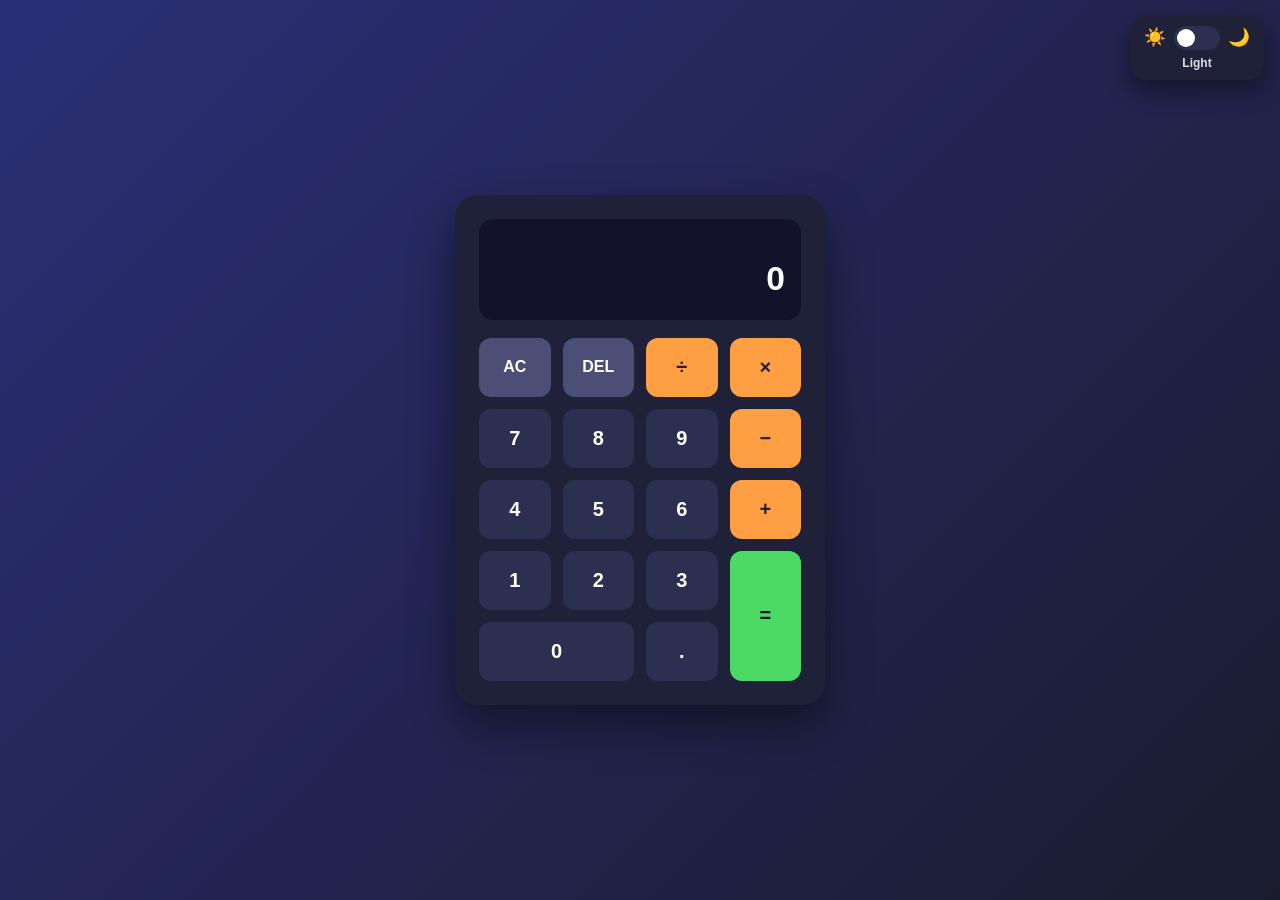
<file: Calculator/index.html>
<!DOCTYPE html>
<!--=========================================================
  BASIC CALCULATOR - index.html
  =========================================================
  Structure only. Styling lives in style.css, logic in script.js.-->

<html lang="en">
<head>
  <meta charset="UTF-8" />
  <meta name="viewport" content="width=device-width, initial-scale=1.0" />
  <title>Basic Calculator</title>
  <link rel="stylesheet" href="style.css" />
</head>
<body>

  <!-- ============= THEME PANEL ============= -->
  <!-- Fixed to the top-right corner of the screen. A sun/moon
       switch: checked = dark (AMOLED) theme, unchecked = light. -->
  
  <aside class="theme-panel">
    <label class="theme-switch" for="themeToggle">
      <span class="theme-icon" aria-hidden="true">☀️</span>

      <input type="checkbox" id="themeToggle" aria-label="Switch between light and dark theme" />
      <span class="slider"></span>

      <span class="theme-icon" aria-hidden="true">🌙</span>
    </label>

    <p class="theme-label" id="themeLabel">Light</p>
  </aside>

  <!-- ============= CALCULATOR ============= -->
  
  <main class="calculator entrance">

    <!-- Display screen -->
    <section class="display" aria-label="Calculator display">
      <div class="display-expression" id="expression"></div>
      <div class="display-current" id="current">0</div>
    </section>

    <!-- Button grid: 4 columns x 5 rows. Equals spans the last
         two rows so it sits neatly beside 1-2-3 and 0-. below it. -->
    
    <section class="buttons">

      <!-- Row 1: function + operator buttons -->
      
      <button class="btn btn-function" data-action="clear">AC</button>
      <button class="btn btn-function" data-action="delete">DEL</button>
      <button class="btn btn-operator" data-action="operator" data-operator="/">&divide;</button>
      <button class="btn btn-operator" data-action="operator" data-operator="*">&times;</button>

      <!-- Row 2 -->
      <button class="btn btn-number" data-number="7">7</button>
      <button class="btn btn-number" data-number="8">8</button>
      <button class="btn btn-number" data-number="9">9</button>
      <button class="btn btn-operator" data-action="operator" data-operator="-">&minus;</button>

      <!-- Row 3 -->
      <button class="btn btn-number" data-number="4">4</button>
      <button class="btn btn-number" data-number="5">5</button>
      <button class="btn btn-number" data-number="6">6</button>
      <button class="btn btn-operator" data-action="operator" data-operator="+">+</button>

      <!-- Row 4: 1, 2, 3, then equals starts here and spans down into row 5 -->
      <button class="btn btn-number" data-number="1">1</button>
      <button class="btn btn-number" data-number="2">2</button>
      <button class="btn btn-number" data-number="3">3</button>
      <button class="btn btn-equals" data-action="equals">=</button>

      <!-- Row 5: 0 is wide (spans 2 columns), then decimal -->
      <button class="btn btn-number btn-zero" data-number="0">0</button>
      <button class="btn btn-number" data-action="decimal">.</button>
    </section>
  </main>

  <script src="script.js"></script>
</body>
</html>
</file>
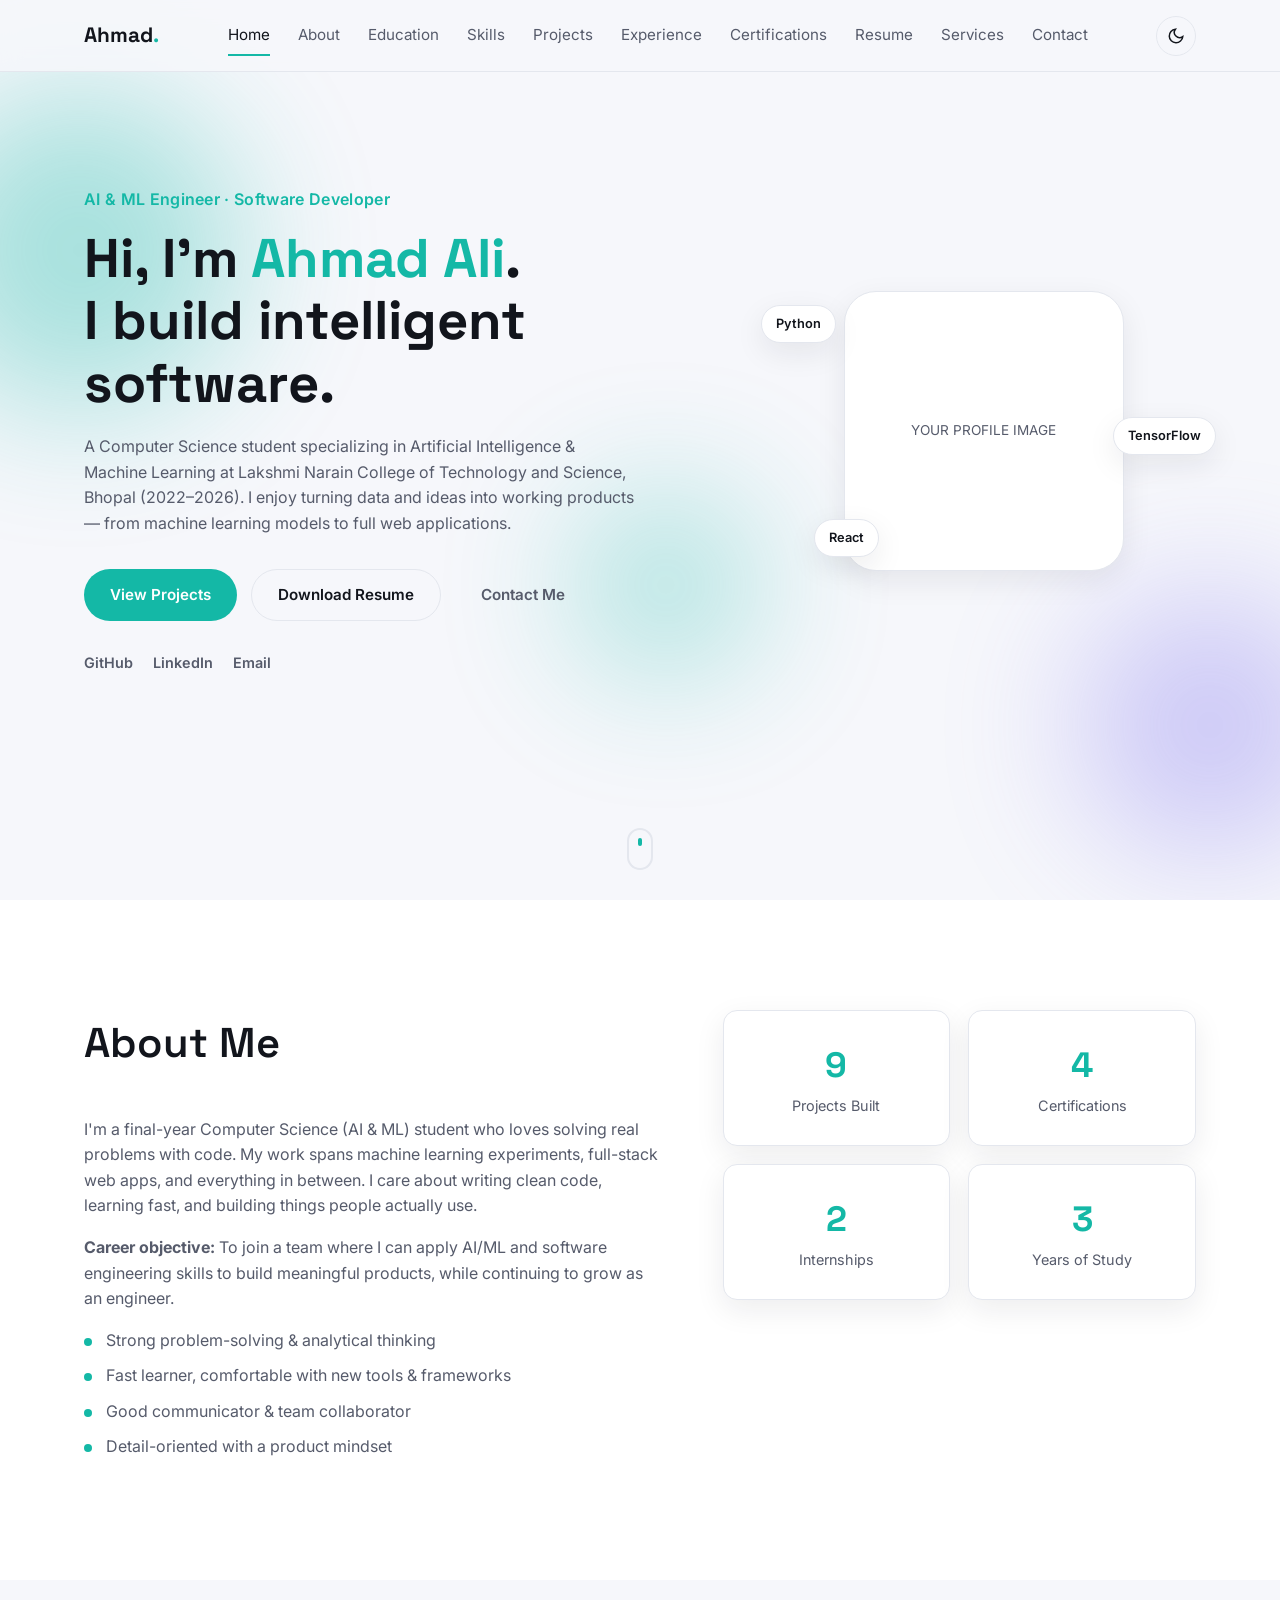
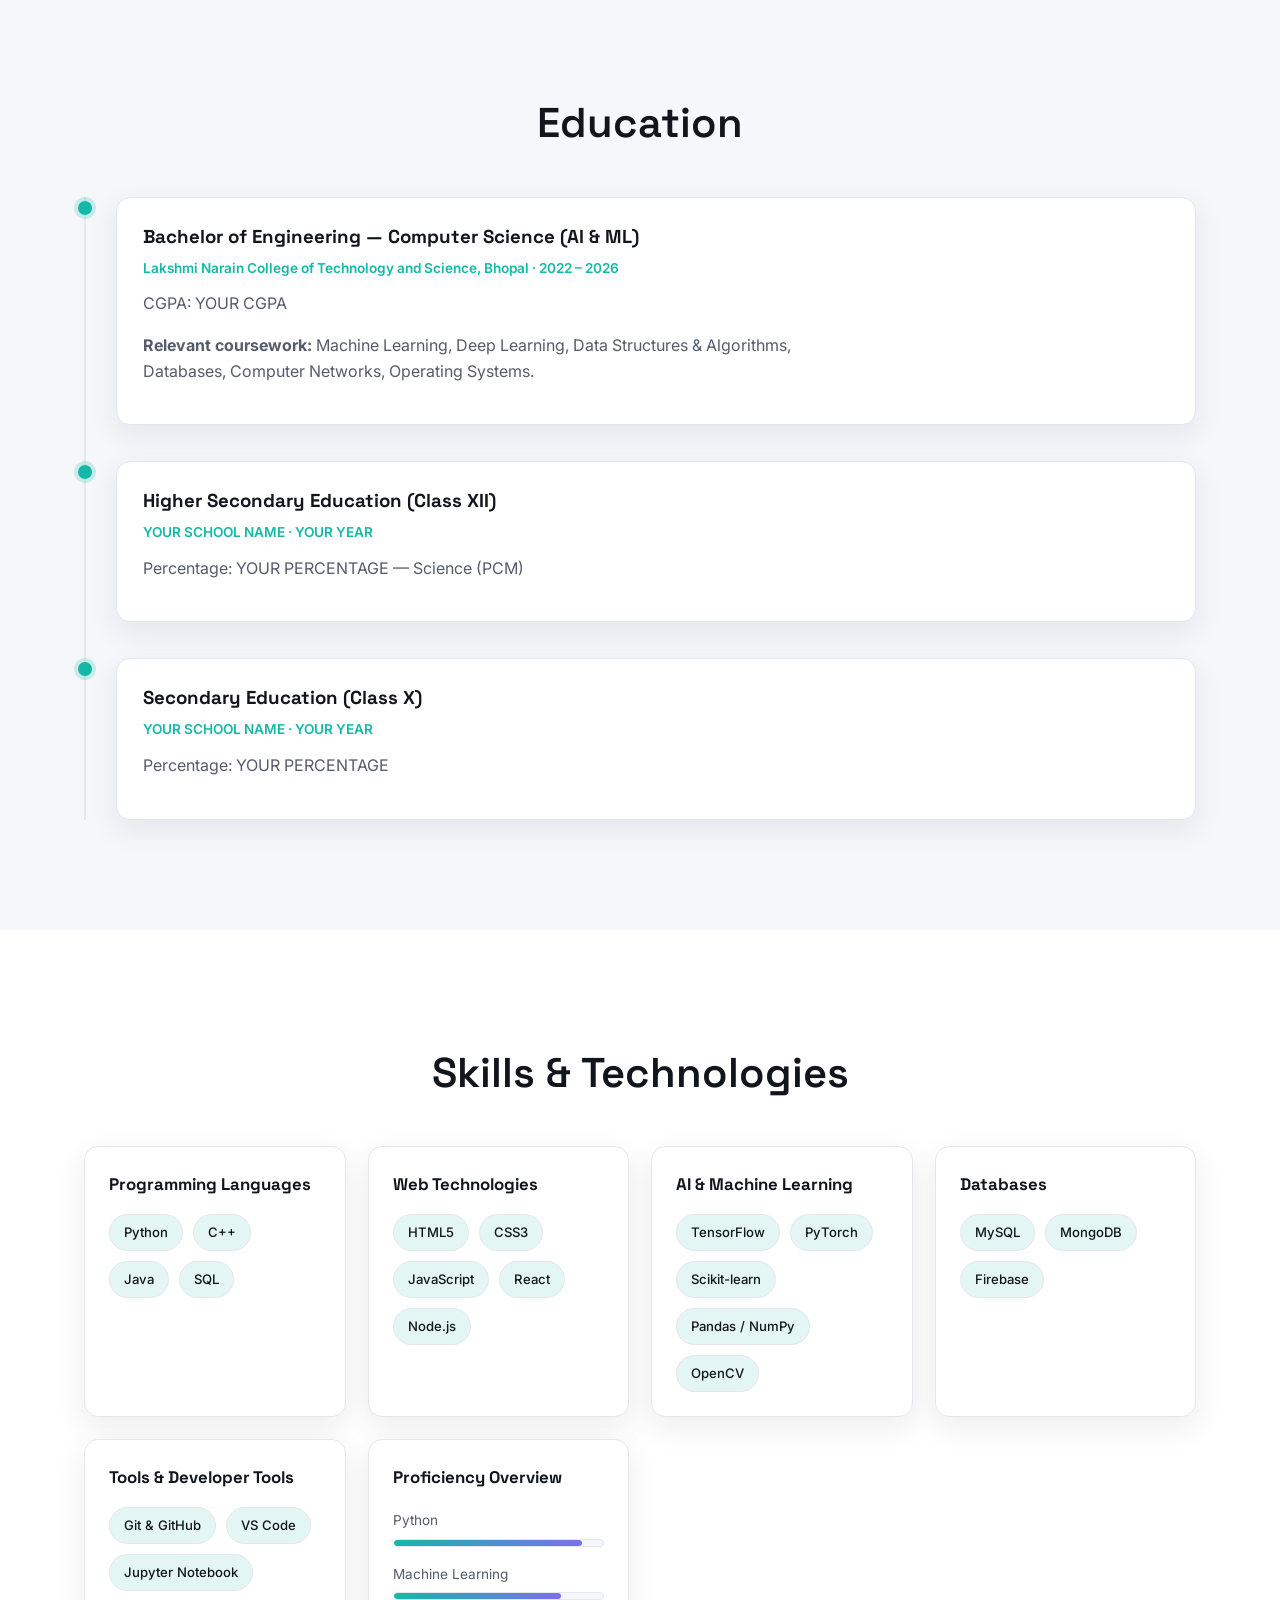
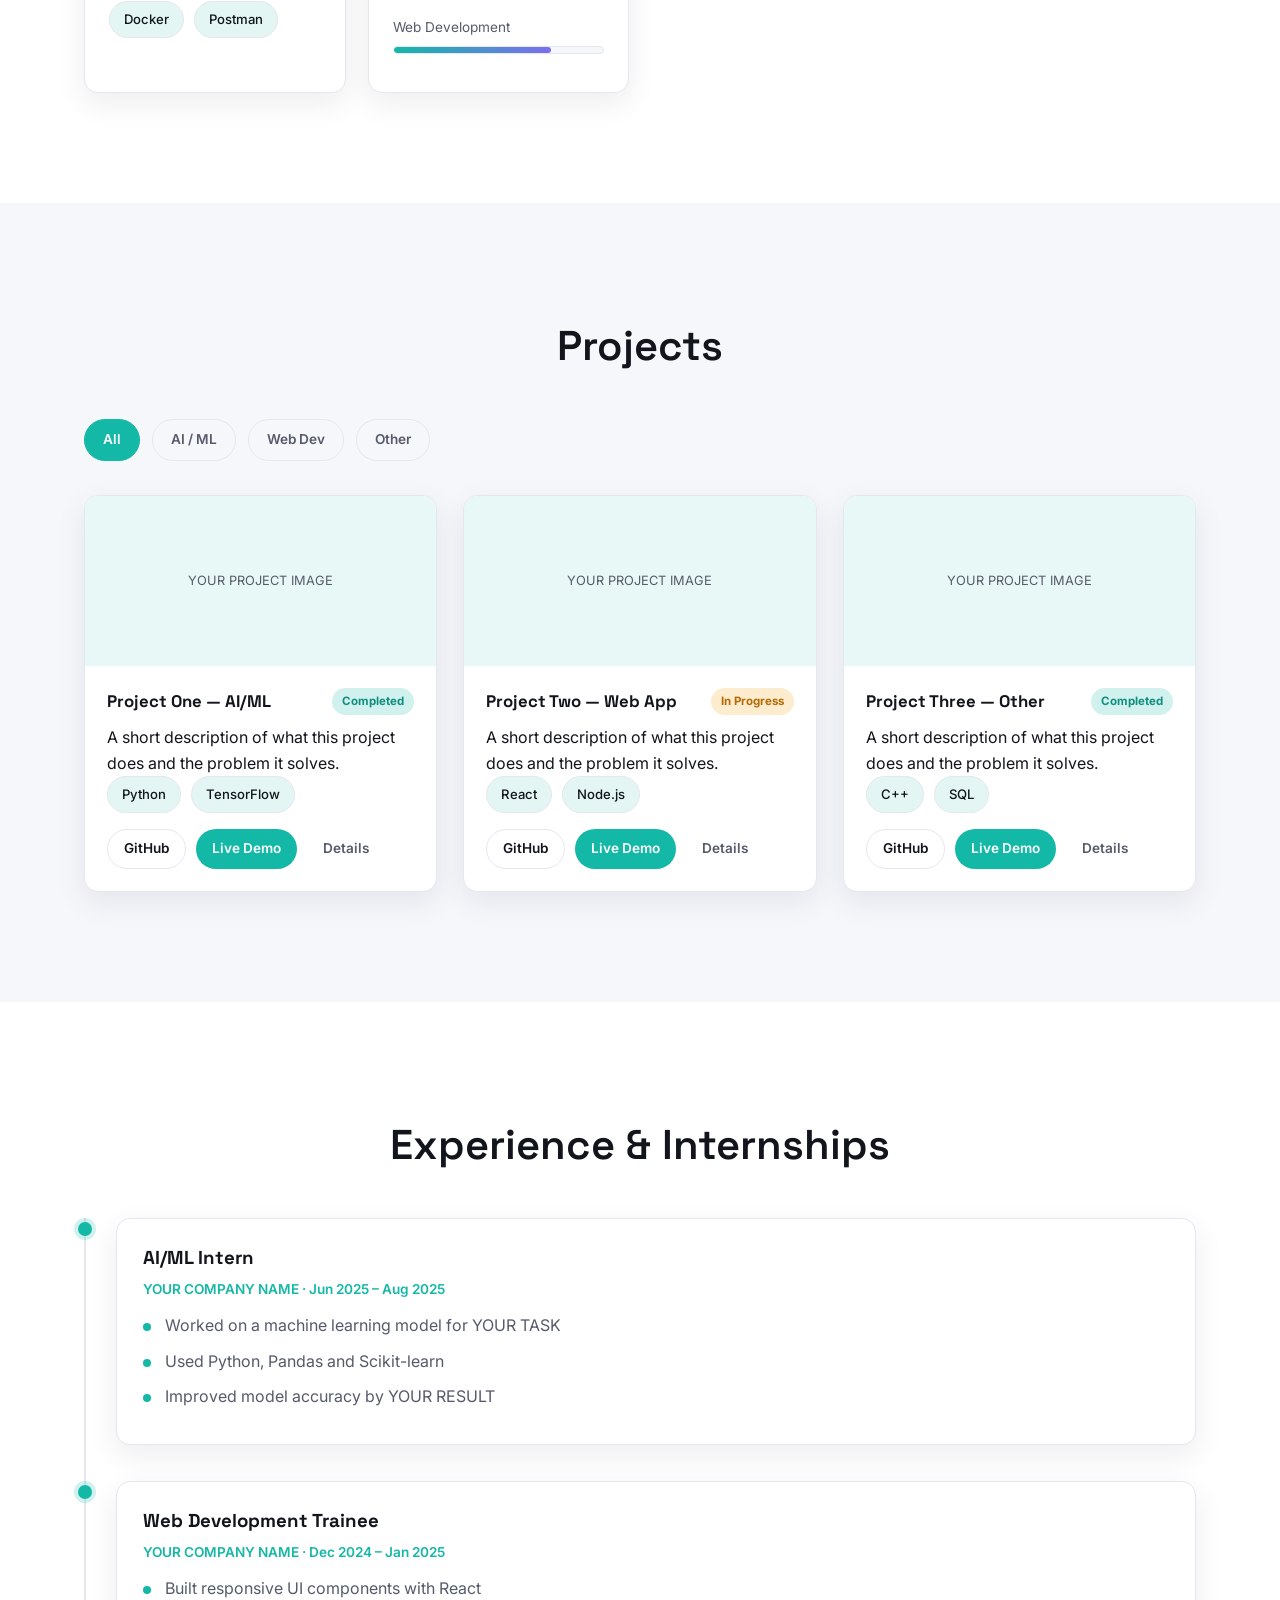
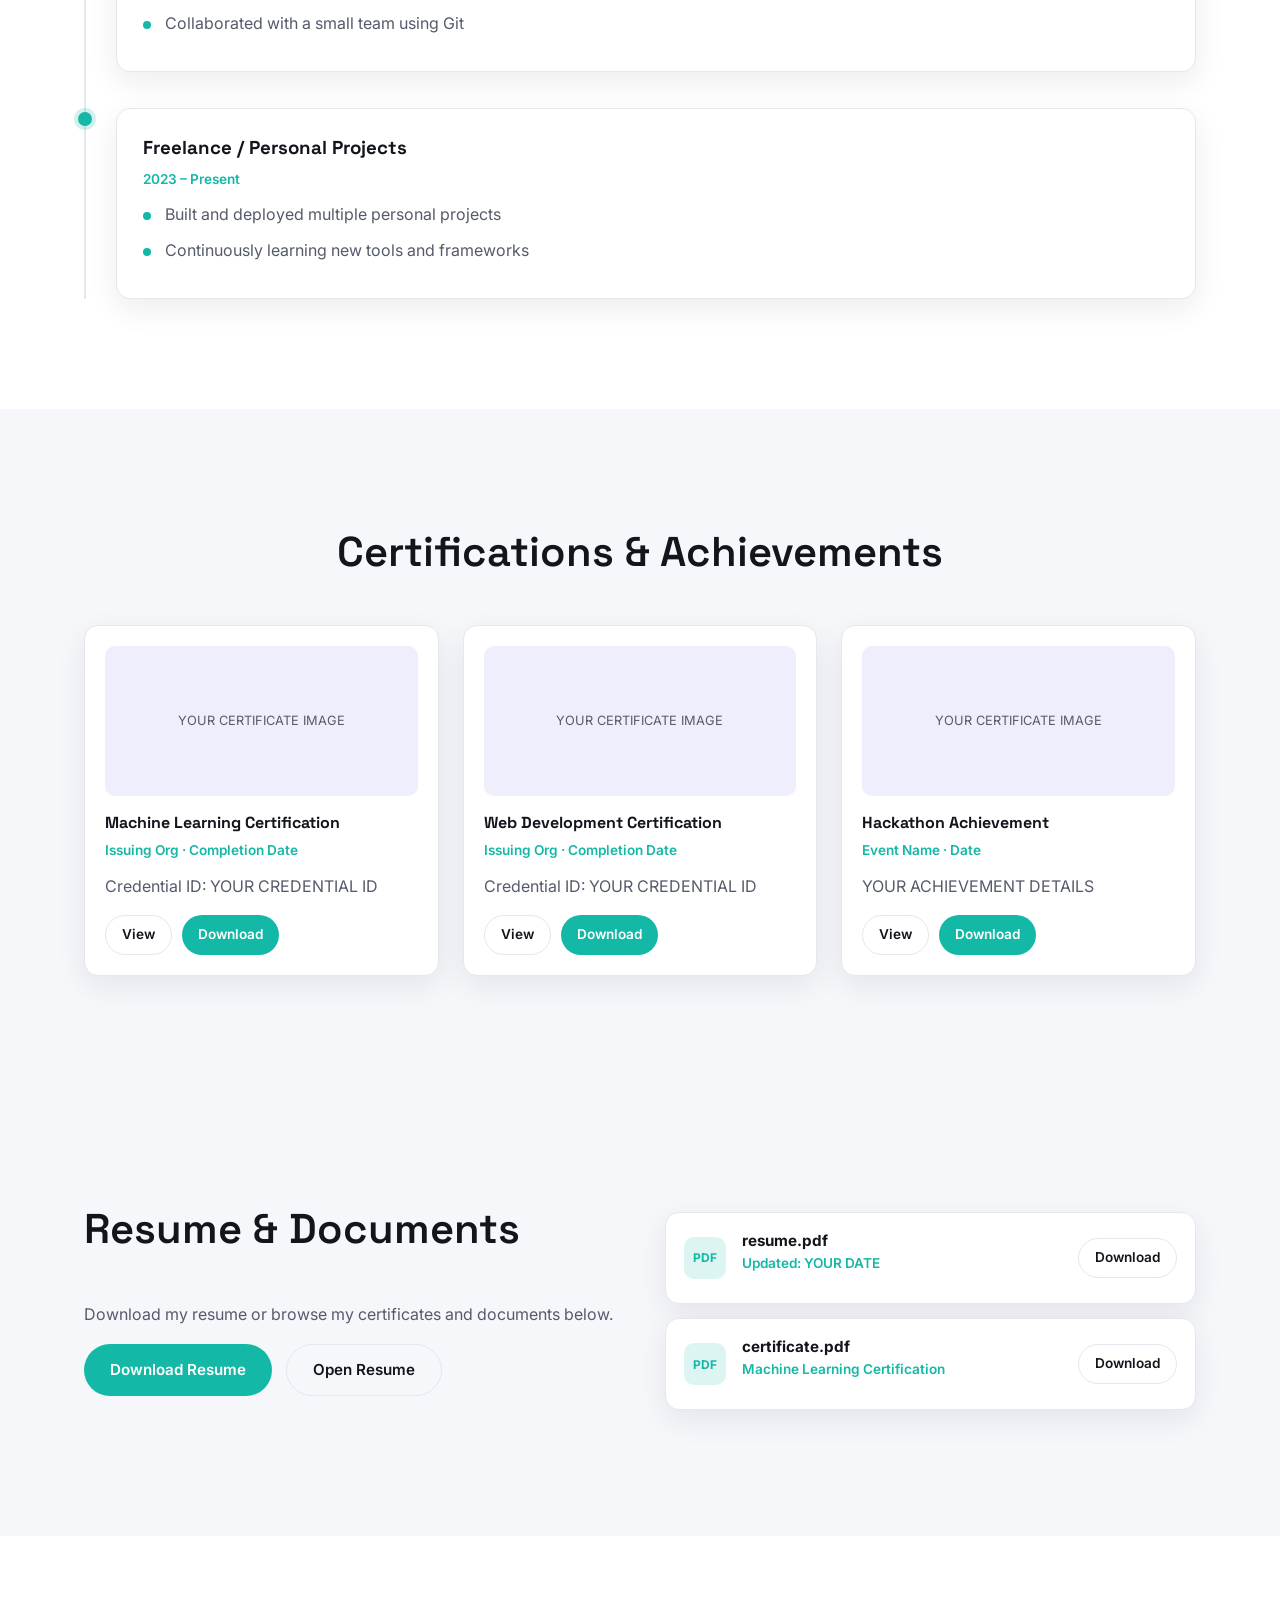
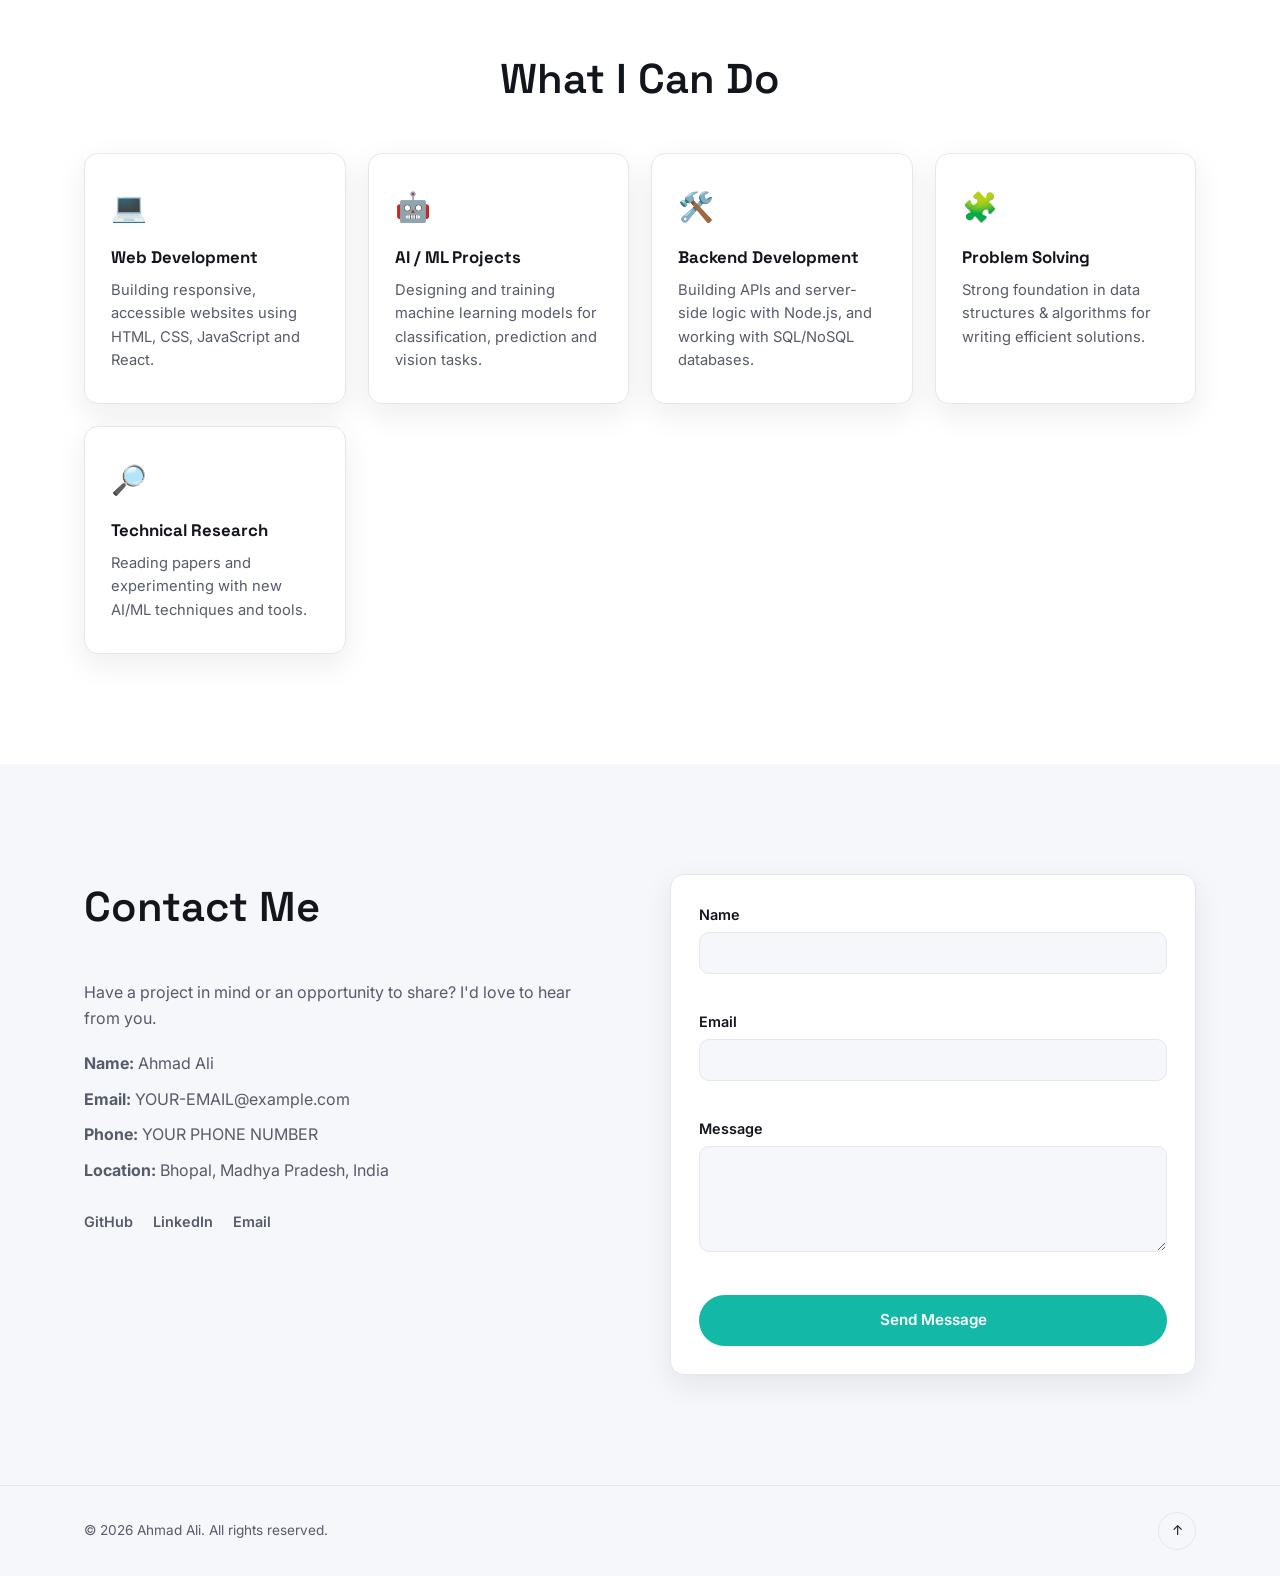
<file: Portfolio/index.html>
<!DOCTYPE html>
<html lang="en">
<head>
  <meta charset="UTF-8" />
  <!-- This makes the site work well on phones (correct zoom / scaling) -->
  <meta name="viewport" content="width=device-width, initial-scale=1.0" />
  <title>Ahmad Ali — AI & ML Engineer Portfolio</title>
  <meta name="description" content="Portfolio of Ahmad Ali, an AI & ML student and software engineer." />

  <!-- Google Fonts: Space Grotesk for headings, Inter for body text -->
  <link rel="preconnect" href="https://fonts.googleapis.com">
  <link href="https://fonts.googleapis.com/css2?family=Space+Grotesk:wght@500;600;700&family=Inter:wght@400;500;600;700&display=swap" rel="stylesheet">

  <!-- Our own stylesheet -->
  <link rel="stylesheet" href="style.css" />
</head>
<body>

  <!-- =========================================================
       NAVIGATION BAR
       - Stays fixed at the top
       - Has a link to every section
       - Turns into a hamburger menu on mobile (handled in script.js)
  ========================================================== -->
  <header class="navbar" id="navbar">
    <div class="nav-inner">
      <a href="#home" class="logo">Ahmad<span>.</span></a>

      <!-- These links are shown on desktop and inside the mobile menu -->
      <nav class="nav-links" id="navLinks">
        <a href="#home" class="nav-link active">Home</a>
        <a href="#about" class="nav-link">About</a>
        <a href="#education" class="nav-link">Education</a>
        <a href="#skills" class="nav-link">Skills</a>
        <a href="#projects" class="nav-link">Projects</a>
        <a href="#experience" class="nav-link">Experience</a>
        <a href="#certifications" class="nav-link">Certifications</a>
        <a href="#resume" class="nav-link">Resume</a>
        <a href="#services" class="nav-link">Services</a>
        <a href="#contact" class="nav-link">Contact</a>
      </nav>

      <div class="nav-actions">
        <!-- Theme toggle button: switches Light / AMOLED Dark -->
        <button id="themeToggle" class="theme-toggle" aria-label="Toggle dark mode">
          <!-- Sun icon (shown in dark mode, click to go light) -->
          <svg class="icon icon-sun" viewBox="0 0 24 24" fill="none" stroke="currentColor" stroke-width="2">
            <circle cx="12" cy="12" r="4"></circle>
            <path d="M12 2v2M12 20v2M4.9 4.9l1.4 1.4M17.7 17.7l1.4 1.4M2 12h2M20 12h2M4.9 19.1l1.4-1.4M17.7 6.3l1.4-1.4"/>
          </svg>
          <!-- Moon icon (shown in light mode, click to go dark) -->
          <svg class="icon icon-moon" viewBox="0 0 24 24" fill="none" stroke="currentColor" stroke-width="2">
            <path d="M21 12.79A9 9 0 1 1 11.21 3 7 7 0 0 0 21 12.79z"></path>
          </svg>
        </button>

        <!-- Hamburger button, only visible on small screens -->
        <button id="menuToggle" class="menu-toggle" aria-label="Open menu" aria-expanded="false">
          <span></span><span></span><span></span>
        </button>
      </div>
    </div>
  </header>

  <main>

    <!-- =========================================================
         1. HOME / HERO SECTION
    ========================================================== -->
    
    <section id="home" class="section hero">
      <!-- Decorative animated background made of floating dots/lines (pure CSS, see style.css) -->
      <div class="hero-bg" aria-hidden="true">
        <span class="orb orb-1"></span>
        <span class="orb orb-2"></span>
        <span class="orb orb-3"></span>
      </div>

      <div class="container hero-inner">
        <div class="hero-text reveal" data-anim="slide-up">
          <p class="hero-kicker">AI &amp; ML Engineer · Software Developer</p>
          <h1 class="hero-title">
            Hi, I'm <span class="highlight">Ahmad Ali</span>.<br>
            I build intelligent software.
          </h1>
          <p class="hero-desc">
            A Computer Science student specializing in Artificial Intelligence &amp; Machine Learning
            at Lakshmi Narain College of Technology and Science, Bhopal (2022–2026).
            I enjoy turning data and ideas into working products — from machine learning
            models to full web applications.
          </p>

          <div class="hero-buttons">
            <a href="#projects" class="btn btn-primary">View Projects</a>
            <a href="resume.pdf" class="btn btn-outline" download>Download Resume</a>
            <a href="#contact" class="btn btn-ghost">Contact Me</a>
          </div>

          <div class="hero-socials">
            <a href="https://github.com/YOUR-GITHUB" target="_blank" rel="noopener" aria-label="GitHub">GitHub</a>
            <a href="https://linkedin.com/in/YOUR-LINKEDIN" target="_blank" rel="noopener" aria-label="LinkedIn">LinkedIn</a>
            <a href="mailto:YOUR-EMAIL@example.com" aria-label="Email">Email</a>
          </div>
        </div>

        <div class="hero-image reveal" data-anim="scale-in">
          <div class="hero-photo-frame">
            <!-- Replace this with <img src="your-photo.jpg" alt="Ahmad Ali"> -->
            <div class="hero-photo-placeholder">YOUR PROFILE IMAGE</div>
          </div>
          <!-- Small floating skill badges around the photo -->
          <span class="float-badge badge-1">Python</span>
          <span class="float-badge badge-2">TensorFlow</span>
          <span class="float-badge badge-3">React</span>
        </div>
      </div>

      <!-- Scroll hint -->
      <a href="#about" class="scroll-hint" aria-label="Scroll down">
        <span></span>
      </a>
    </section>

    <!-- =========================================================
         2. ABOUT SECTION
    ========================================================== -->
    
    <section id="about" class="section about">
      <div class="container about-grid">

        <div class="reveal" data-anim="slide-right">
          <h2 class="section-title">About Me</h2>
          <p class="section-text">
            I'm a final-year Computer Science (AI &amp; ML) student who loves solving real problems
            with code. My work spans machine learning experiments, full-stack web apps, and
            everything in between. I care about writing clean code, learning fast, and building
            things people actually use.
          </p>
          <p class="section-text">
            <strong>Career objective:</strong> To join a team where I can apply AI/ML and software
            engineering skills to build meaningful products, while continuing to grow as an engineer.
          </p>

          <ul class="strengths-list">
            <li>Strong problem-solving &amp; analytical thinking</li>
            <li>Fast learner, comfortable with new tools &amp; frameworks</li>
            <li>Good communicator &amp; team collaborator</li>
            <li>Detail-oriented with a product mindset</li>
          </ul>
        </div>

        <div class="about-stats reveal" data-anim="stagger">
          <div class="stat-card">
            <span class="stat-number" data-target="10">0</span>
            <span class="stat-label">Projects Built</span>
          </div>
          <div class="stat-card">
            <span class="stat-number" data-target="5">0</span>
            <span class="stat-label">Certifications</span>
          </div>
          <div class="stat-card">
            <span class="stat-number" data-target="3">0</span>
            <span class="stat-label">Internships</span>
          </div>
          <div class="stat-card">
            <span class="stat-number" data-target="4">0</span>
            <span class="stat-label">Years of Study</span>
          </div>
        </div>

      </div>
    </section>

    <!-- =========================================================
         3. EDUCATION SECTION (timeline)
    ========================================================== -->
    
    <section id="education" class="section education">
      <div class="container">
        <h2 class="section-title center reveal" data-anim="fade-in">Education</h2>

        <div class="timeline">
          <div class="timeline-item reveal" data-anim="slide-up">
            <div class="timeline-dot"></div>
            <div class="timeline-card">
              <h3>Bachelor of Engineering — Computer Science (AI &amp; ML)</h3>
              <p class="timeline-meta">Lakshmi Narain College of Technology and Science, Bhopal · 2022 – 2026</p>
              <p class="section-text">CGPA: YOUR CGPA</p>
              <p class="section-text"><strong>Relevant coursework:</strong> Machine Learning, Deep Learning, Data Structures &amp; Algorithms, Databases, Computer Networks, Operating Systems.</p>
            </div>
          </div>

          <div class="timeline-item reveal" data-anim="slide-up">
            <div class="timeline-dot"></div>
            <div class="timeline-card">
              <h3>Higher Secondary Education (Class XII)</h3>
              <p class="timeline-meta">YOUR SCHOOL NAME · YOUR YEAR</p>
              <p class="section-text">Percentage: YOUR PERCENTAGE — Science (PCM)</p>
            </div>
          </div>

          <div class="timeline-item reveal" data-anim="slide-up">
            <div class="timeline-dot"></div>
            <div class="timeline-card">
              <h3>Secondary Education (Class X)</h3>
              <p class="timeline-meta">YOUR SCHOOL NAME · YOUR YEAR</p>
              <p class="section-text">Percentage: YOUR PERCENTAGE</p>
            </div>
          </div>
        </div>
      </div>
    </section>

    <!-- =========================================================
         4. SKILLS & TECHNOLOGIES SECTION
    ========================================================== -->
    
    <section id="skills" class="section skills">
      <div class="container">
        <h2 class="section-title center reveal" data-anim="fade-in">Skills &amp; Technologies</h2>

        <div class="skills-grid">

          <div class="skill-category reveal" data-anim="slide-up">
            <h3>Programming Languages</h3>
            <div class="chip-row">
              <span class="chip">Python</span>
              <span class="chip">C++</span>
              <span class="chip">Java</span>
              <span class="chip">SQL</span>
            </div>
          </div>

          <div class="skill-category reveal" data-anim="slide-up">
            <h3>Web Technologies</h3>
            <div class="chip-row">
              <span class="chip">HTML5</span>
              <span class="chip">CSS3</span>
              <span class="chip">JavaScript</span>
              <span class="chip">React</span>
              <span class="chip">Node.js</span>
            </div>
          </div>

          <div class="skill-category reveal" data-anim="slide-up">
            <h3>AI &amp; Machine Learning</h3>
            <div class="chip-row">
              <span class="chip">TensorFlow</span>
              <span class="chip">PyTorch</span>
              <span class="chip">Scikit-learn</span>
              <span class="chip">Pandas / NumPy</span>
              <span class="chip">OpenCV</span>
            </div>
          </div>

          <div class="skill-category reveal" data-anim="slide-up">
            <h3>Databases</h3>
            <div class="chip-row">
              <span class="chip">MySQL</span>
              <span class="chip">MongoDB</span>
              <span class="chip">Firebase</span>
            </div>
          </div>

          <div class="skill-category reveal" data-anim="slide-up">
            <h3>Tools &amp; Developer Tools</h3>
            <div class="chip-row">
              <span class="chip">Git &amp; GitHub</span>
              <span class="chip">VS Code</span>
              <span class="chip">Jupyter Notebook</span>
              <span class="chip">Docker</span>
              <span class="chip">Postman</span>
            </div>
          </div>

          <!-- Example of a progress-bar style skill card -->
          <div class="skill-category reveal" data-anim="slide-up">
            <h3>Proficiency Overview</h3>
            <div class="progress-item">
              <span>Python</span>
              <div class="progress-bar"><div class="progress-fill" style="width:90%"></div></div>
            </div>
            <div class="progress-item">
              <span>Machine Learning</span>
              <div class="progress-bar"><div class="progress-fill" style="width:80%"></div></div>
            </div>
            <div class="progress-item">
              <span>Web Development</span>
              <div class="progress-bar"><div class="progress-fill" style="width:75%"></div></div>
            </div>
          </div>

        </div>
      </div>
    </section>

    <!-- =========================================================
         5. PROJECTS SECTION (with filtering)
    ========================================================== -->
    
    <section id="projects" class="section projects">
      <div class="container">
        <h2 class="section-title center reveal" data-anim="fade-in">Projects</h2>

        <!-- Filter buttons: script.js shows/hides cards based on data-category -->
        <div class="filter-bar reveal" data-anim="fade-in">
          <button class="filter-btn active" data-filter="all">All</button>
          <button class="filter-btn" data-filter="ai">AI / ML</button>
          <button class="filter-btn" data-filter="web">Web Dev</button>
          <button class="filter-btn" data-filter="other">Other</button>
        </div>

        <div class="projects-grid">

          <article class="project-card reveal" data-anim="stagger" data-category="ai">
            <div class="project-image">YOUR PROJECT IMAGE</div>
            <div class="project-body">
              <div class="project-top">
                <h3>Project One — AI/ML</h3>
                <span class="status-tag status-done">Completed</span>
              </div>
              <p>A short description of what this project does and the problem it solves.</p>
              <div class="chip-row small">
                <span class="chip">Python</span>
                <span class="chip">TensorFlow</span>
              </div>
              <div class="project-links">
                <a href="https://github.com/YOUR-GITHUB/project-one" class="btn btn-sm btn-outline" target="_blank" rel="noopener">GitHub</a>
                <a href="#" class="btn btn-sm btn-primary" target="_blank" rel="noopener">Live Demo</a>
                <button class="btn btn-sm btn-ghost project-details-btn">Details</button>
              </div>
            </div>
          </article>

          <article class="project-card reveal" data-anim="stagger" data-category="web">
            <div class="project-image">YOUR PROJECT IMAGE</div>
            <div class="project-body">
              <div class="project-top">
                <h3>Project Two — Web App</h3>
                <span class="status-tag status-progress">In Progress</span>
              </div>
              <p>A short description of what this project does and the problem it solves.</p>
              <div class="chip-row small">
                <span class="chip">React</span>
                <span class="chip">Node.js</span>
              </div>
              <div class="project-links">
                <a href="https://github.com/YOUR-GITHUB/project-two" class="btn btn-sm btn-outline" target="_blank" rel="noopener">GitHub</a>
                <a href="#" class="btn btn-sm btn-primary" target="_blank" rel="noopener">Live Demo</a>
                <button class="btn btn-sm btn-ghost project-details-btn">Details</button>
              </div>
            </div>
          </article>

          <article class="project-card reveal" data-anim="stagger" data-category="other">
            <div class="project-image">YOUR PROJECT IMAGE</div>
            <div class="project-body">
              <div class="project-top">
                <h3>Project Three — Other</h3>
                <span class="status-tag status-done">Completed</span>
              </div>
              <p>A short description of what this project does and the problem it solves.</p>
              <div class="chip-row small">
                <span class="chip">C++</span>
                <span class="chip">SQL</span>
              </div>
              <div class="project-links">
                <a href="https://github.com/YOUR-GITHUB/project-three" class="btn btn-sm btn-outline" target="_blank" rel="noopener">GitHub</a>
                <a href="#" class="btn btn-sm btn-primary" target="_blank" rel="noopener">Live Demo</a>
                <button class="btn btn-sm btn-ghost project-details-btn">Details</button>
              </div>
            </div>
          </article>

        </div>
      </div>
    </section>

    <!-- Simple modal used to show project details when "Details" is clicked -->
    <div class="modal" id="projectModal">
      <div class="modal-content">
        <button class="modal-close" id="projectModalClose" aria-label="Close">&times;</button>
        <h3 id="projectModalTitle">Project Title</h3>
        <p id="projectModalBody">Full project description goes here. Replace this text in script.js or edit it directly.</p>
      </div>
    </div>

    <!-- =========================================================
         6. EXPERIENCE / INTERNSHIPS SECTION (timeline)
    ========================================================== -->
    
    <section id="experience" class="section experience">
      <div class="container">
        <h2 class="section-title center reveal" data-anim="fade-in">Experience &amp; Internships</h2>

        <div class="timeline">
          <div class="timeline-item reveal" data-anim="slide-left">
            <div class="timeline-dot"></div>
            <div class="timeline-card">
              <h3>AI/ML Intern</h3>
              <p class="timeline-meta">YOUR COMPANY NAME · Jun 2025 – Aug 2025</p>
              <ul class="strengths-list">
                <li>Worked on a machine learning model for YOUR TASK</li>
                <li>Used Python, Pandas and Scikit-learn</li>
                <li>Improved model accuracy by YOUR RESULT</li>
              </ul>
            </div>
          </div>

          <div class="timeline-item reveal" data-anim="slide-left">
            <div class="timeline-dot"></div>
            <div class="timeline-card">
              <h3>Web Development Trainee</h3>
              <p class="timeline-meta">YOUR COMPANY NAME · Dec 2024 – Jan 2025</p>
              <ul class="strengths-list">
                <li>Built responsive UI components with React</li>
                <li>Collaborated with a small team using Git</li>
              </ul>
            </div>
          </div>

          <div class="timeline-item reveal" data-anim="slide-left">
            <div class="timeline-dot"></div>
            <div class="timeline-card">
              <h3>Freelance / Personal Projects</h3>
              <p class="timeline-meta">2023 – Present</p>
              <ul class="strengths-list">
                <li>Built and deployed multiple personal projects</li>
                <li>Continuously learning new tools and frameworks</li>
              </ul>
            </div>
          </div>
        </div>
      </div>
    </section>

    <!-- =========================================================
         7. CERTIFICATIONS & ACHIEVEMENTS SECTION
    ========================================================== -->
    
    <section id="certifications" class="section certifications">
      <div class="container">
        <h2 class="section-title center reveal" data-anim="fade-in">Certifications &amp; Achievements</h2>

        <div class="cert-grid">

          <div class="cert-card reveal" data-anim="stagger">
            <div class="cert-image cert-view-btn" tabindex="0">YOUR CERTIFICATE IMAGE</div>
            <h3>Machine Learning Certification</h3>
            <p class="timeline-meta">Issuing Org · Completion Date</p>
            <p class="section-text">Credential ID: YOUR CREDENTIAL ID</p>
            <div class="project-links">
              <button class="btn btn-sm btn-outline cert-view-btn">View</button>
              <a href="certificate1.pdf" class="btn btn-sm btn-primary" download>Download</a>
            </div>
          </div>

          <div class="cert-card reveal" data-anim="stagger">
            <div class="cert-image cert-view-btn" tabindex="0">YOUR CERTIFICATE IMAGE</div>
            <h3>Web Development Certification</h3>
            <p class="timeline-meta">Issuing Org · Completion Date</p>
            <p class="section-text">Credential ID: YOUR CREDENTIAL ID</p>
            <div class="project-links">
              <button class="btn btn-sm btn-outline cert-view-btn">View</button>
              <a href="certificate2.pdf" class="btn btn-sm btn-primary" download>Download</a>
            </div>
          </div>

          <div class="cert-card reveal" data-anim="stagger">
            <div class="cert-image cert-view-btn" tabindex="0">YOUR CERTIFICATE IMAGE</div>
            <h3>Hackathon Achievement</h3>
            <p class="timeline-meta">Event Name · Date</p>
            <p class="section-text">YOUR ACHIEVEMENT DETAILS</p>
            <div class="project-links">
              <button class="btn btn-sm btn-outline cert-view-btn">View</button>
              <a href="certificate3.pdf" class="btn btn-sm btn-primary" download>Download</a>
            </div>
          </div>

        </div>
      </div>
    </section>

    <!-- Lightbox/modal for viewing certificates -->
    <div class="modal" id="certModal">
      <div class="modal-content">
        <button class="modal-close" id="certModalClose" aria-label="Close">&times;</button>
        <div class="cert-modal-image">YOUR CERTIFICATE IMAGE (large view)</div>
      </div>
    </div>

    <!-- =========================================================
         8. RESUME / DOCUMENTS SECTION
    ========================================================== -->
    
    <section id="resume" class="section resume">
      <div class="container resume-grid">
        <div class="reveal" data-anim="slide-right">
          <h2 class="section-title">Resume &amp; Documents</h2>
          <p class="section-text">
            Download my resume or browse my certificates and documents below.
          </p>
          <div class="hero-buttons">
            <a href="resume.pdf" class="btn btn-primary" download>Download Resume</a>
            <a href="resume.pdf" class="btn btn-outline" target="_blank" rel="noopener">Open Resume</a>
          </div>
        </div>

        <div class="doc-cards reveal" data-anim="stagger">
          <div class="doc-card">
            <span class="doc-icon">PDF</span>
            <div>
              <h4>resume.pdf</h4>
              <p class="timeline-meta">Updated: YOUR DATE</p>
            </div>
            <a href="resume.pdf" download class="btn btn-sm btn-outline">Download</a>
          </div>
          <div class="doc-card">
            <span class="doc-icon">PDF</span>
            <div>
              <h4>certificate.pdf</h4>
              <p class="timeline-meta">Machine Learning Certification</p>
            </div>
            <a href="certificate1.pdf" download class="btn btn-sm btn-outline">Download</a>
          </div>
        </div>
      </div>
    </section>

    <!-- =========================================================
         9. SERVICES / WHAT I CAN DO SECTION
    ========================================================== -->
    
    <section id="services" class="section services">
      <div class="container">
        <h2 class="section-title center reveal" data-anim="fade-in">What I Can Do</h2>

        <div class="services-grid">
          <div class="service-card reveal" data-anim="stagger">
            <div class="service-icon">💻</div>
            <h3>Web Development</h3>
            <p>Building responsive, accessible websites using HTML, CSS, JavaScript and React.</p>
          </div>
          <div class="service-card reveal" data-anim="stagger">
            <div class="service-icon">🤖</div>
            <h3>AI / ML Projects</h3>
            <p>Designing and training machine learning models for classification, prediction and vision tasks.</p>
          </div>
          <div class="service-card reveal" data-anim="stagger">
            <div class="service-icon">🛠️</div>
            <h3>Backend Development</h3>
            <p>Building APIs and server-side logic with Node.js, and working with SQL/NoSQL databases.</p>
          </div>
          <div class="service-card reveal" data-anim="stagger">
            <div class="service-icon">🧩</div>
            <h3>Problem Solving</h3>
            <p>Strong foundation in data structures &amp; algorithms for writing efficient solutions.</p>
          </div>
          <div class="service-card reveal" data-anim="stagger">
            <div class="service-icon">🔎</div>
            <h3>Technical Research</h3>
            <p>Reading papers and experimenting with new AI/ML techniques and tools.</p>
          </div>
          <div class="service-card reveal" data-anim="stagger">
            <div class="service-icon">🎨</div>
            <h3>Frontend Development</h3>
            <p>Turning designs into clean, animated and responsive user interfaces.</p>
          </div>
        </div>
      </div>
    </section>

    <!-- =========================================================
         10. CONTACT SECTION
    ========================================================== -->
    
    <section id="contact" class="section contact">
      <div class="container contact-grid">

        <div class="reveal" data-anim="slide-right">
          <h2 class="section-title">Contact Me</h2>
          <p class="section-text">
            Have a project in mind or an opportunity to share? I'd love to hear from you.
          </p>

          <ul class="contact-info">
            <li><strong>Name:</strong> Ahmad Ali</li>
            <li><strong>Email:</strong> <a href="mailto:YOUR-EMAIL@example.com">YOUR-EMAIL@example.com</a></li>
            <li><strong>Phone:</strong> YOUR PHONE NUMBER</li>
            <li><strong>Location:</strong> Bhopal, Madhya Pradesh, India</li>
          </ul>

          <div class="hero-socials">
            <a href="https://github.com/YOUR-GITHUB" target="_blank" rel="noopener">GitHub</a>
            <a href="https://linkedin.com/in/YOUR-LINKEDIN" target="_blank" rel="noopener">LinkedIn</a>
            <a href="mailto:YOUR-EMAIL@example.com">Email</a>
          </div>
        </div>

        <!-- Contact form: front-end only. No email is actually sent
             unless you connect a backend/service like Formspree, EmailJS, etc. -->
        <form class="contact-form reveal" data-anim="slide-left" id="contactForm" novalidate>
          <div class="form-group">
            <label for="cf-name">Name</label>
            <input type="text" id="cf-name" name="name" required />
            <span class="form-error" id="err-name"></span>
          </div>
          <div class="form-group">
            <label for="cf-email">Email</label>
            <input type="email" id="cf-email" name="email" required />
            <span class="form-error" id="err-email"></span>
          </div>
          <div class="form-group">
            <label for="cf-message">Message</label>
            <textarea id="cf-message" name="message" rows="5" required></textarea>
            <span class="form-error" id="err-message"></span>
          </div>
          <button type="submit" class="btn btn-primary full-width">Send Message</button>
          <p class="form-success" id="formSuccess">Thanks! This form is a front-end demo — connect a backend or a service like Formspree to actually receive messages.</p>
        </form>

      </div>
    </section>

  </main>

  <!-- =========================================================
       FOOTER
  ========================================================== -->
  
  <footer class="footer">
    <div class="container footer-inner">
      <p>&copy; <span id="year"></span> Ahmad Ali. All rights reserved.</p>
      <button id="backToTop" class="back-to-top" aria-label="Back to top">↑</button>
    </div>
  </footer>

  <!-- Our own JavaScript, loaded last so the HTML above exists first -->
  <script src="script.js"></script>
</body>
</html>
</file>
<file: Calculator/style.css>
/* =========================================================
   BASIC CALCULATOR - style.css
========================================================= */

/* ---------- 1. Reset & base page styles ---------- */
* {
  box-sizing: border-box;
  margin: 0;
  padding: 0;
}

html, body {
  height: 100%;
}

/* ---------- 2. Theme variables ---------- */

/* LIGHT theme = the original color scheme (the default) */
:root {
  --page-bg: linear-gradient(135deg, #2b2f77, #1a1c2e);
  --calc-bg: #1e2138;
  --calc-shadow: rgba(0, 0, 0, 0.45);

  --display-bg: #12132a;
  --display-text: #ffffff;
  --expression-text: #8a8fb3;
  --error-text: #ff6b6b;

  --btn-text: #ffffff;
  --number-bg: #2c3050;
  --number-hover: #383d69;

  --operator-bg: #ff9f43;
  --operator-hover: #ffb066;
  --operator-text: #1e2138;

  --function-bg: #4b4f76;
  --function-hover: #5c6190;

  --equals-bg: #4cd964;
  --equals-hover: #63e07b;
  --equals-text: #12132a;
  --equals-glow: rgba(76, 217, 100, 0.7);

  --calc-border: transparent;
  --calc-neon: 0 0 0 rgba(0, 0, 0, 0); /* no neon glow in light theme */

  --panel-bg: #1e2138;
  --panel-text: #ffffff;
  --panel-shadow: rgba(0, 0, 0, 0.45);
}

/* DARK theme = true AMOLED black (pure #000 everywhere it
   makes sense, so black pixels stay fully off on OLED screens) */
[data-theme="dark"] {
  --page-bg: #000000;
  --calc-bg: #000000;
  --calc-shadow: rgba(0, 0, 0, 0.9);

  --display-bg: #000000;
  --display-text: #ffffff;
  --expression-text: #6e6e6e;
  --error-text: #ff5c5c;

  --btn-text: #ffffff;
  --number-bg: #0d0d0d;
  --number-hover: #1c1c1c;

  --operator-bg: #ff9f43;
  --operator-hover: #ffb066;
  --operator-text: #000000;

  --function-bg: #1a1a1a;
  --function-hover: #262626;

  --equals-bg: #00e676;
  --equals-hover: #33ff9c;
  --equals-text: #000000;
  --equals-glow: rgba(0, 230, 118, 0.8);

  /* Neon blue edge glow, only active in dark mode */
  --calc-border: rgba(0, 195, 255, 0.8);
  --calc-neon: 0 0 18px 3px rgba(0, 195, 255, 0.55), 0 0 40px 8px rgba(0, 195, 255, 0.3);

  --panel-bg: #000000;
  --panel-text: #ffffff;
  --panel-shadow: rgba(0, 0, 0, 0.9);
}

/* ---------- 3. Page layout ---------- */
body {
  min-height: 100vh;
  display: flex;
  align-items: center;
  justify-content: center;
  background: var(--page-bg);
  font-family: "Segoe UI", Arial, sans-serif;
  padding: 16px;
  /* Smoothly fades the background when the theme switches */
  transition: background 0.5s ease;
}

/* Calculator + theme panel sit side by side; wraps to a
   column on narrow screens so nothing overlaps on mobile. */
/* ---------- 4. Calculator box ---------- */
.calculator {
  width: 100%;
  max-width: 360px;
  background: var(--calc-bg);
  border-radius: 22px;
  padding: clamp(16px, 4.5vw, 22px);
  border: 2px solid var(--calc-border);
  /* Base drop shadow + the neon edge glow layered on top.
     --calc-neon is invisible in light theme and a bright blue
     glow in dark theme, so the edges only "light up" in the dark. */
  box-shadow: 0 20px 45px var(--calc-shadow), var(--calc-neon);
  transition: background 0.5s ease, box-shadow 0.5s ease, border-color 0.5s ease;
}

/* Gentle breathing effect on the neon glow - dark theme only */
[data-theme="dark"] .calculator {
  animation: neonPulse 2.8s ease-in-out infinite;
}

@keyframes neonPulse {
  0%, 100% {
    box-shadow: 0 20px 45px var(--calc-shadow),
      0 0 14px 2px rgba(0, 195, 255, 0.45),
      0 0 32px 6px rgba(0, 195, 255, 0.22);
  }
  50% {
    box-shadow: 0 20px 45px var(--calc-shadow),
      0 0 24px 5px rgba(0, 195, 255, 0.85),
      0 0 55px 14px rgba(0, 195, 255, 0.4);
  }
}

.entrance {
  animation: popIn 0.45s ease-out;
}

@keyframes popIn {
  0%   { opacity: 0; transform: scale(0.85) translateY(20px); }
  100% { opacity: 1; transform: scale(1) translateY(0); }
}

/* ---------- 5. Display screen ---------- */
.display {
  background: var(--display-bg);
  border-radius: 14px;
  padding: clamp(14px, 4vw, 20px) clamp(12px, 3.5vw, 16px);
  margin-bottom: clamp(14px, 3.5vw, 18px);
  text-align: right;
  min-height: clamp(75px, 16vw, 95px);
  display: flex;
  flex-direction: column;
  justify-content: flex-end;
  overflow: hidden;
  transition: background 0.5s ease;
}

.display-expression {
  color: var(--expression-text);
  font-size: clamp(0.85rem, 2.6vw, 1rem);
  min-height: 20px;
  word-wrap: break-word;
  transition: color 0.5s ease;
}

.display-current {
  color: var(--display-text);
  font-size: clamp(1.6rem, 5.5vw, 2.1rem);
  font-weight: 600;
  word-wrap: break-word;
  overflow-wrap: anywhere;
  line-height: 1.2;
  transition: color 0.5s ease;
}

.display-current.error {
  color: var(--error-text);
  font-size: clamp(1rem, 3.5vw, 1.2rem);
}

.shake {
  animation: shakeDisplay 0.35s ease;
}

@keyframes shakeDisplay {
  0%, 100% { transform: translateX(0); }
  20%      { transform: translateX(-8px); }
  40%      { transform: translateX(8px); }
  60%      { transform: translateX(-5px); }
  80%      { transform: translateX(5px); }
}

.pop {
  animation: popResult 0.28s ease;
}

@keyframes popResult {
  0%   { transform: scale(1); }
  50%  { transform: scale(1.15); color: var(--equals-bg); }
  100% { transform: scale(1); }
}

/* ---------- 6. Button grid layout ---------- */
.buttons {
  display: grid;
  grid-template-columns: repeat(4, 1fr);
  gap: clamp(8px, 2.5vw, 12px);
}

/* ---------- 7. Base button look ---------- */
.btn {
  position: relative;
  overflow: hidden;
  border: none;
  outline: none;
  cursor: pointer;
  border-radius: 12px;
  padding: clamp(13px, 4.5vw, 18px) 0;
  font-size: clamp(1rem, 3.8vw, 1.25rem);
  font-weight: 600;
  color: var(--btn-text);
  background: var(--number-bg);
  transition: transform 0.08s ease, background 0.5s ease, color 0.5s ease;
  touch-action: manipulation;
  -webkit-tap-highlight-color: transparent;
}

.btn:active {
  transform: scale(0.92);
}

/* Number buttons (0-9) */
.btn-number {
  background: var(--number-bg);
}

.btn-number:hover {
  background: var(--number-hover);
}

.btn-zero {
  grid-column: span 2;
}

/* Operator buttons (+ - x /) */
.btn-operator {
  background: var(--operator-bg);
  color: var(--operator-text);
}

.btn-operator:hover {
  background: var(--operator-hover);
}

/* Function buttons: AC, DEL */
.btn-function {
  background: var(--function-bg);
  font-size: clamp(0.85rem, 3.2vw, 1rem);
}

.btn-function:hover {
  background: var(--function-hover);
}

/* Equals button - spans the last two rows so it sits tall
   beside 1-2-3 (row 4) and 0-. (row 5) below it. */
.btn-equals {
  grid-row: span 2;
  background: var(--equals-bg);
  color: var(--equals-text);
}

.btn-equals:hover {
  background: var(--equals-hover);
}

.btn-equals.pressed {
  animation: equalsGlow 0.3s ease;
}

@keyframes equalsGlow {
  0%   { box-shadow: 0 0 0 var(--equals-glow); }
  50%  { box-shadow: 0 0 18px var(--equals-glow); }
  100% { box-shadow: 0 0 0 rgba(0, 0, 0, 0); }
}

/* ---------- 8. Ripple effect ---------- */
.ripple {
  position: absolute;
  border-radius: 50%;
  background: rgba(255, 255, 255, 0.5);
  transform: scale(0);
  animation: rippleEffect 0.5s ease-out;
  pointer-events: none;
}

@keyframes rippleEffect {
  to {
    transform: scale(2.5);
    opacity: 0;
  }
}

/* ---------- 9. "Exit" fade animation ---------- */
.exit {
  animation: fadeOutCalculator 0.25s ease forwards;
}

@keyframes fadeOutCalculator {
  to { opacity: 0; transform: scale(0.9); }
}

/* =========================================================
   10. THEME PANEL (fixed sun/moon switch, top-right corner)
   ========================================================= */
.theme-panel {
  position: fixed;
  top: 16px;
  right: 16px;
  z-index: 100;

  background: var(--panel-bg);
  border-radius: 16px;
  padding: 10px 14px;
  box-shadow: 0 10px 25px var(--panel-shadow);
  display: flex;
  flex-direction: column;
  align-items: center;
  gap: 6px;
  transition: background 0.5s ease, box-shadow 0.5s ease;
}

.theme-label {
  color: var(--panel-text);
  font-size: 0.75rem;
  font-weight: 600;
  opacity: 0.85;
  transition: color 0.5s ease;
}

/* The switch itself: a horizontal pill with a sliding circle,
   plus a sun icon on the left and a moon icon on the right */
.theme-switch {
  position: relative;
  display: flex;
  align-items: center;
  gap: 8px;
  cursor: pointer;
}

.theme-icon {
  font-size: 1.1rem;
  line-height: 1;
}

/* Hide the real checkbox - we build our own visual switch */
.theme-switch input {
  position: absolute;
  opacity: 0;
  width: 0;
  height: 0;
}

/* The pill-shaped track */
.slider {
  position: relative;
  width: 46px;
  height: 24px;
  background: var(--number-bg);
  border-radius: 999px;
  transition: background 0.4s ease;
  flex-shrink: 0;
}

/* The circle that slides left/right inside the track */
.slider::before {
  content: "";
  position: absolute;
  top: 3px;
  left: 3px;
  width: 18px;
  height: 18px;
  border-radius: 50%;
  background: #ffffff;
  transition: transform 0.4s ease, background 0.4s ease;
}

/* When the checkbox is checked (dark theme on), slide the
   circle to the right and tint the track with the accent color */
.theme-switch input:checked + .slider {
  background: var(--equals-bg);
}

.theme-switch input:checked + .slider::before {
  transform: translateX(22px);
}

/* Little bounce on the icons whenever the theme changes,
   triggered by script.js briefly adding this class */
.icon-bounce {
  animation: iconBounce 0.4s ease;
}

@keyframes iconBounce {
  0%   { transform: scale(1); }
  40%  { transform: scale(1.35); }
  100% { transform: scale(1); }
}

/* ---------- 11. Device compatibility tweaks ---------- */

@media (max-width: 340px) {
  .calculator {
    padding: 14px;
    border-radius: 18px;
  }
  .buttons {
    gap: 8px;
  }
}

@media (min-width: 900px) {
  .calculator {
    max-width: 370px;
  }
}

@media (max-height: 480px) and (orientation: landscape) {
  .display {
    min-height: 70px;
    margin-bottom: 10px;
  }
  .btn {
    padding: 10px 0;
  }
}

/* On very small screens, shrink the corner widget a touch so
   it never overlaps the calculator */
@media (max-width: 340px) {
  .theme-panel {
    top: 10px;
    right: 10px;
    padding: 8px 10px;
  }
}
</file>
<file: Portfolio/style.css>
/* =========================================================
   1. RESET
   Removes default browser spacing so we control everything ourselves.
========================================================== */
* {
  margin: 0;
  padding: 0;
  box-sizing: border-box; /* padding/border are included in element width */
}

html {
  scroll-behavior: smooth; /* smooth scrolling when clicking nav links */
}

img {
  max-width: 100%;
  display: block;
}

button {
  font: inherit;
  cursor: pointer;
  border: none;
  background: none;
}

a {
  text-decoration: none;
  color: inherit;
}

ul {
  list-style: none;
}

/* Respect users who prefer less motion (accessibility) */
@media (prefers-reduced-motion: reduce) {
  * {
    animation-duration: 0.001ms !important;
    animation-iteration-count: 1 !important;
    transition-duration: 0.001ms !important;
    scroll-behavior: auto !important;
  }
}

/* =========================================================
   2. VARIABLES (CSS Custom Properties)
   This is the color system. Change these values to re-theme
   the ENTIRE site. Light mode is the default; dark mode
   overrides these same variable names.
========================================================== */
:root {
  /* Brand colors — used in both themes */
  --accent: #14b8a6;        /* teal accent (primary) */
  --accent-2: #7c6fee;      /* violet accent (secondary, used for AI/ML feel) */
  --accent-contrast: #ffffff;

  /* Light theme surfaces & text */
  --bg: #f6f7fb;
  --bg-alt: #ffffff;
  --surface: #ffffff;
  --surface-border: #e4e7ee;
  --text: #12151c;
  --text-muted: #565b6b;
  --shadow: 0 10px 30px rgba(20, 24, 40, 0.08);

  /* Fonts */
  --font-display: 'Space Grotesk', sans-serif;
  --font-body: 'Inter', sans-serif;

  /* Layout */
  --max-width: 1160px;
  --radius: 14px;
  --nav-height: 72px;
}

/* AMOLED DARK MODE
   Applied when <body> has the class "dark-theme" (toggled by script.js).
   Background is true #000000 black, as required for AMOLED screens. */
body.dark-theme {
  --bg: #000000;
  --bg-alt: #050505;
  --surface: #0a0a0a;
  --surface-border: #1e1e1e;
  --text: #f2f3f5;
  --text-muted: #a3a7b3;
  --shadow: 0 10px 30px rgba(0, 0, 0, 0.6);
}

/* =========================================================
   3. BASE STYLES
========================================================== */
body {
  font-family: var(--font-body);
  background: var(--bg);
  color: var(--text);
  line-height: 1.6;
  overflow-x: hidden; /* prevents accidental horizontal scrolling */
  transition: background 0.3s ease, color 0.3s ease;
}

.container {
  max-width: var(--max-width);
  margin: 0 auto;
  padding: 0 24px;
}

.section {
  padding: 110px 0;
  position: relative;
}

.section-title {
  font-family: var(--font-display);
  font-size: clamp(1.8rem, 4vw, 2.6rem);
  font-weight: 600;
  margin-bottom: 40px;
  max-width: 40ch;
}

.section-title.center {
  margin-left: auto;
  margin-right: auto;
  text-align: center;
}

.section-text {
  color: var(--text-muted);
  margin-bottom: 16px;
  max-width: 65ch;
}

/* Alternate background for every other section, for visual separation */
.about, .skills, .experience, .services {
  background: var(--bg-alt);
}

/* =========================================================
   4. HEADER / NAVIGATION
========================================================== */

.navbar {
  position: fixed;
  top: 0;
  left: 0;
  width: 100%;
  height: var(--nav-height);
  background: color-mix(in srgb, var(--bg) 85%, transparent);
  backdrop-filter: blur(10px);
  border-bottom: 1px solid var(--surface-border);
  z-index: 1000;
}

.nav-inner {
  max-width: var(--max-width);
  margin: 0 auto;
  height: 100%;
  padding: 0 24px;
  display: flex;
  align-items: center;
  justify-content: space-between;
}

.logo {
  font-family: var(--font-display);
  font-weight: 700;
  font-size: 1.3rem;
}
.logo span { color: var(--accent); }

.nav-links {
  display: flex;
  gap: 28px;
}

.nav-link {
  font-size: 0.95rem;
  color: var(--text-muted);
  position: relative;
  padding: 6px 0;
  transition: color 0.2s ease;
}

.nav-link::after {
  content: "";
  position: absolute;
  left: 0;
  bottom: -2px;
  width: 0;
  height: 2px;
  background: var(--accent);
  transition: width 0.25s ease;
}

.nav-link:hover,
.nav-link.active {
  color: var(--text);
}
.nav-link.active::after,
.nav-link:hover::after {
  width: 100%;
}

.nav-actions {
  display: flex;
  align-items: center;
  gap: 14px;
}

.theme-toggle {
  width: 40px;
  height: 40px;
  border-radius: 50%;
  display: flex;
  align-items: center;
  justify-content: center;
  color: var(--text);
  border: 1px solid var(--surface-border);
  transition: background 0.2s ease, transform 0.2s ease;
}
.theme-toggle:hover { transform: rotate(15deg); }
.theme-toggle .icon { width: 18px; height: 18px; }

/* Show only the relevant icon depending on theme */
.icon-moon { display: block; }
.icon-sun { display: none; }
body.dark-theme .icon-moon { display: none; }
body.dark-theme .icon-sun { display: block; }

.menu-toggle {
  display: none; /* only shown on mobile, see media query below */
  width: 34px;
  height: 26px;
  flex-direction: column;
  justify-content: space-between;
}
.menu-toggle span {
  display: block;
  height: 2px;
  width: 100%;
  background: var(--text);
  border-radius: 2px;
  transition: transform 0.3s ease, opacity 0.3s ease;
}
/* Turns hamburger into an X when menu is open */
.menu-toggle.open span:nth-child(1) { transform: translateY(11px) rotate(45deg); }
.menu-toggle.open span:nth-child(2) { opacity: 0; }
.menu-toggle.open span:nth-child(3) { transform: translateY(-11px) rotate(-45deg); }

/* =========================================================
   5. BUTTONS (shared across all sections)
========================================================== */
.btn {
  display: inline-flex;
  align-items: center;
  justify-content: center;
  padding: 13px 26px;
  border-radius: 999px;
  font-weight: 600;
  font-size: 0.95rem;
  transition: transform 0.2s ease, box-shadow 0.2s ease, background 0.2s ease;
}
.btn-sm { padding: 8px 16px; font-size: 0.85rem; }
.full-width { width: 100%; }

.btn-primary {
  background: var(--accent);
  color: #ffffff;
}
.btn-primary:hover { transform: translateY(-2px); box-shadow: 0 8px 20px color-mix(in srgb, var(--accent) 40%, transparent); }

.btn-outline {
  border: 1.5px solid var(--surface-border);
  color: var(--text);
}
.btn-outline:hover { border-color: var(--accent); color: var(--accent); }

.btn-ghost {
  color: var(--text-muted);
}
.btn-ghost:hover { color: var(--accent); }

/* =========================================================
   6. HERO SECTION
========================================================== */
.hero {
  min-height: 100vh;
  display: flex;
  align-items: center;
  padding-top: var(--nav-height);
}

.hero-bg {
  position: absolute;
  inset: 0;
  overflow: hidden;
  z-index: -1;
}
/* Soft floating gradient orbs, purely decorative, slow drifting animation */
.orb {
  position: absolute;
  border-radius: 50%;
  filter: blur(70px);
  opacity: 0.35;
  animation: float 14s ease-in-out infinite;
}
.orb-1 { width: 320px; height: 320px; background: var(--accent); top: 10%; left: -80px; }
.orb-2 { width: 260px; height: 260px; background: var(--accent-2); bottom: 5%; right: -60px; animation-delay: -4s; }
.orb-3 { width: 180px; height: 180px; background: var(--accent); top: 55%; left: 45%; animation-delay: -8s; }

@keyframes float {
  0%, 100% { transform: translateY(0) translateX(0); }
  50% { transform: translateY(-30px) translateX(20px); }
}

.hero-inner {
  display: grid;
  grid-template-columns: 1.2fr 0.8fr;
  gap: 50px;
  align-items: center;
}

.hero-kicker {
  color: var(--accent);
  font-weight: 600;
  margin-bottom: 14px;
  letter-spacing: 0.02em;
}

.hero-title {
  font-family: var(--font-display);
  font-size: clamp(2.2rem, 5vw, 3.4rem);
  line-height: 1.15;
  margin-bottom: 20px;
}
.highlight { color: var(--accent); }

.hero-desc {
  color: var(--text-muted);
  max-width: 55ch;
  margin-bottom: 32px;
}

.hero-buttons {
  display: flex;
  flex-wrap: wrap;
  gap: 14px;
  margin-bottom: 30px;
}

.hero-socials {
  display: flex;
  gap: 20px;
}
.hero-socials a {
  color: var(--text-muted);
  font-weight: 600;
  font-size: 0.9rem;
  border-bottom: 1px solid transparent;
}
.hero-socials a:hover { color: var(--accent); border-color: var(--accent); }

.hero-image { position: relative; display: flex; justify-content: center; }
.hero-photo-frame {
  width: 280px;
  height: 280px;
  border-radius: 32px;
  background: var(--surface);
  border: 1px solid var(--surface-border);
  box-shadow: var(--shadow);
  display: flex;
  align-items: center;
  justify-content: center;
}
.hero-photo-placeholder {
  color: var(--text-muted);
  font-size: 0.85rem;
  text-align: center;
  padding: 20px;
}

.float-badge {
  position: absolute;
  background: var(--surface);
  border: 1px solid var(--surface-border);
  padding: 8px 14px;
  border-radius: 999px;
  font-size: 0.8rem;
  font-weight: 600;
  box-shadow: var(--shadow);
  animation: bob 5s ease-in-out infinite;
}
.badge-1 { top: 5%; left: -10px; animation-delay: 0s; }
.badge-2 { top: 45%; right: -20px; animation-delay: -1.5s; }
.badge-3 { bottom: 5%; left: 10%; animation-delay: -3s; }
@keyframes bob {
  0%, 100% { transform: translateY(0); }
  50% { transform: translateY(-10px); }
}

.scroll-hint {
  position: absolute;
  bottom: 30px;
  left: 50%;
  transform: translateX(-50%);
  width: 26px;
  height: 42px;
  border: 2px solid var(--surface-border);
  border-radius: 20px;
}
.scroll-hint span {
  display: block;
  width: 4px;
  height: 8px;
  background: var(--accent);
  border-radius: 4px;
  margin: 8px auto;
  animation: scrollDot 1.6s ease-in-out infinite;
}
@keyframes scrollDot {
  0% { transform: translateY(0); opacity: 1; }
  100% { transform: translateY(14px); opacity: 0; }
}

/* =========================================================
   7. ABOUT SECTION
========================================================== */
.about-grid {
  display: grid;
  grid-template-columns: 1.1fr 0.9fr;
  gap: 60px;
  align-items: start;
}

.strengths-list li {
  padding-left: 22px;
  position: relative;
  margin-bottom: 10px;
  color: var(--text-muted);
}
.strengths-list li::before {
  content: "";
  position: absolute;
  left: 0;
  top: 10px;
  width: 8px;
  height: 8px;
  border-radius: 50%;
  background: var(--accent);
}

.about-stats {
  display: grid;
  grid-template-columns: 1fr 1fr;
  gap: 18px;
}
.stat-card {
  background: var(--surface);
  border: 1px solid var(--surface-border);
  border-radius: var(--radius);
  padding: 26px;
  text-align: center;
  box-shadow: var(--shadow);
}
.stat-number {
  display: block;
  font-family: var(--font-display);
  font-size: 2.2rem;
  font-weight: 700;
  color: var(--accent);
}
.stat-label {
  color: var(--text-muted);
  font-size: 0.9rem;
}

/* =========================================================
   8. EDUCATION / EXPERIENCE (shared timeline styles)
========================================================== */
.timeline {
  position: relative;
  padding-left: 30px;
  border-left: 2px solid var(--surface-border);
  display: flex;
  flex-direction: column;
  gap: 36px;
}
.timeline-item { position: relative; }
.timeline-dot {
  position: absolute;
  left: -38px;
  top: 4px;
  width: 14px;
  height: 14px;
  border-radius: 50%;
  background: var(--accent);
  box-shadow: 0 0 0 4px color-mix(in srgb, var(--accent) 20%, transparent);
}
.timeline-card {
  background: var(--surface);
  border: 1px solid var(--surface-border);
  border-radius: var(--radius);
  padding: 24px 26px;
  box-shadow: var(--shadow);
}
.timeline-card h3 { font-family: var(--font-display); margin-bottom: 6px; }
.timeline-meta { color: var(--accent); font-size: 0.85rem; margin-bottom: 12px; font-weight: 600; }

/* =========================================================
   9. SKILLS SECTION
========================================================== */
.skills-grid {
  display: grid;
  grid-template-columns: repeat(auto-fit, minmax(260px, 1fr));
  gap: 22px;
}
.skill-category {
  background: var(--surface);
  border: 1px solid var(--surface-border);
  border-radius: var(--radius);
  padding: 24px;
  box-shadow: var(--shadow);
}
.skill-category h3 { font-family: var(--font-display); margin-bottom: 16px; font-size: 1.05rem; }

.chip-row { display: flex; flex-wrap: wrap; gap: 10px; }
.chip-row.small { margin-bottom: 14px; }
.chip {
  background: color-mix(in srgb, var(--accent) 12%, var(--surface));
  color: var(--text);
  padding: 7px 14px;
  border-radius: 999px;
  font-size: 0.82rem;
  font-weight: 500;
  border: 1px solid var(--surface-border);
  transition: transform 0.2s ease;
}
.chip:hover { transform: translateY(-2px); }

.progress-item { margin-bottom: 14px; }
.progress-item span { font-size: 0.85rem; color: var(--text-muted); }
.progress-bar {
  height: 8px;
  background: var(--bg);
  border-radius: 999px;
  overflow: hidden;
  margin-top: 6px;
  border: 1px solid var(--surface-border);
}
.progress-fill {
  height: 100%;
  background: linear-gradient(90deg, var(--accent), var(--accent-2));
  border-radius: 999px;
  width: 0; /* animated to target width by script.js when visible */
  transition: width 1.2s ease;
}

/* =========================================================
   10. PROJECTS SECTION
========================================================== */
.filter-bar {
  display: flex;
  gap: 12px;
  flex-wrap: wrap;
  margin-bottom: 34px;
}
.filter-btn {
  padding: 9px 18px;
  border-radius: 999px;
  border: 1px solid var(--surface-border);
  color: var(--text-muted);
  font-weight: 600;
  font-size: 0.85rem;
  transition: all 0.2s ease;
}
.filter-btn.active,
.filter-btn:hover {
  background: var(--accent);
  color: #fff;
  border-color: var(--accent);
}

.projects-grid {
  display: grid;
  grid-template-columns: repeat(auto-fit, minmax(300px, 1fr));
  gap: 26px;
}
.project-card {
  background: var(--surface);
  border: 1px solid var(--surface-border);
  border-radius: var(--radius);
  overflow: hidden;
  box-shadow: var(--shadow);
  transition: transform 0.25s ease, box-shadow 0.25s ease;
}
.project-card:hover { transform: translateY(-6px); }
/* Hidden state used by the JS filter feature */
.project-card.hidden { display: none; }

.project-image {
  height: 170px;
  background: color-mix(in srgb, var(--accent) 10%, var(--surface));
  display: flex;
  align-items: center;
  justify-content: center;
  color: var(--text-muted);
  font-size: 0.8rem;
  overflow: hidden;
  transition: transform 0.4s ease;
}
.project-card:hover .project-image { transform: scale(1.05); }

.project-body { padding: 22px; }
.project-top { display: flex; justify-content: space-between; align-items: center; margin-bottom: 10px; gap: 10px; }
.project-top h3 { font-family: var(--font-display); font-size: 1.05rem; }

.status-tag {
  font-size: 0.72rem;
  font-weight: 700;
  padding: 4px 10px;
  border-radius: 999px;
  white-space: nowrap;
}
.status-done { background: color-mix(in srgb, #14b8a6 20%, transparent); color: #0f8f80; }
.status-progress { background: color-mix(in srgb, #f59e0b 20%, transparent); color: #b46a05; }

.project-links { display: flex; flex-wrap: wrap; gap: 10px; margin-top: 16px; }

/* =========================================================
   11. CERTIFICATIONS SECTION
========================================================== */
.cert-grid {
  display: grid;
  grid-template-columns: repeat(auto-fit, minmax(270px, 1fr));
  gap: 24px;
}
.cert-card {
  background: var(--surface);
  border: 1px solid var(--surface-border);
  border-radius: var(--radius);
  padding: 20px;
  box-shadow: var(--shadow);
}
.cert-image {
  height: 150px;
  border-radius: 10px;
  background: color-mix(in srgb, var(--accent-2) 12%, var(--surface));
  display: flex;
  align-items: center;
  justify-content: center;
  color: var(--text-muted);
  font-size: 0.8rem;
  margin-bottom: 14px;
  cursor: pointer;
}
.cert-card h3 { font-family: var(--font-display); font-size: 1rem; margin-bottom: 4px; }

/* =========================================================
   12. MODAL / LIGHTBOX (used for project details & certificates)
========================================================== */
.modal {
  position: fixed;
  inset: 0;
  background: rgba(0,0,0,0.6);
  display: flex;
  align-items: center;
  justify-content: center;
  z-index: 2000;
  opacity: 0;
  visibility: hidden;
  transition: opacity 0.25s ease;
  padding: 20px;
}
.modal.open { opacity: 1; visibility: visible; }
.modal-content {
  background: var(--surface);
  border-radius: var(--radius);
  padding: 30px;
  max-width: 520px;
  width: 100%;
  position: relative;
  transform: scale(0.92);
  transition: transform 0.25s ease;
  box-shadow: var(--shadow);
}
.modal.open .modal-content { transform: scale(1); }
.modal-close {
  position: absolute;
  top: 14px;
  right: 16px;
  font-size: 1.4rem;
  color: var(--text-muted);
}
.modal-close:hover { color: var(--accent); }
.cert-modal-image {
  height: 260px;
  border-radius: 10px;
  background: color-mix(in srgb, var(--accent-2) 12%, var(--surface));
  display: flex;
  align-items: center;
  justify-content: center;
  color: var(--text-muted);
}

/* =========================================================
   13. RESUME / DOCUMENTS SECTION
========================================================== */
.resume-grid {
  display: grid;
  grid-template-columns: 1fr 1fr;
  gap: 50px;
  align-items: center;
}
.doc-cards { display: flex; flex-direction: column; gap: 14px; }
.doc-card {
  display: flex;
  align-items: center;
  gap: 16px;
  background: var(--surface);
  border: 1px solid var(--surface-border);
  border-radius: var(--radius);
  padding: 16px 18px;
  box-shadow: var(--shadow);
}
.doc-card h4 { font-size: 0.95rem; }
.doc-icon {
  width: 42px;
  height: 42px;
  border-radius: 10px;
  background: color-mix(in srgb, var(--accent) 15%, var(--surface));
  color: var(--accent);
  display: flex;
  align-items: center;
  justify-content: center;
  font-weight: 700;
  font-size: 0.75rem;
  flex-shrink: 0;
}
.doc-card > div { flex: 1; }

/* =========================================================
   14. SERVICES SECTION
========================================================== */
.services-grid {
  display: grid;
  grid-template-columns: repeat(auto-fit, minmax(260px, 1fr));
  gap: 22px;
}
.service-card {
  background: var(--surface);
  border: 1px solid var(--surface-border);
  border-radius: var(--radius);
  padding: 30px 26px;
  box-shadow: var(--shadow);
  transition: transform 0.25s ease;
}
.service-card:hover { transform: translateY(-6px); }
.service-icon { font-size: 1.8rem; margin-bottom: 14px; }
.service-card h3 { font-family: var(--font-display); margin-bottom: 8px; font-size: 1.05rem; }
.service-card p { color: var(--text-muted); font-size: 0.92rem; }

/* =========================================================
   15. CONTACT SECTION
========================================================== */
.contact-grid {
  display: grid;
  grid-template-columns: 1fr 1fr;
  gap: 60px;
}
.contact-info { margin: 20px 0 26px; }
.contact-info li { margin-bottom: 10px; color: var(--text-muted); }
.contact-info a:hover { color: var(--accent); }

.contact-form {
  background: var(--surface);
  border: 1px solid var(--surface-border);
  border-radius: var(--radius);
  padding: 28px;
  box-shadow: var(--shadow);
}
.form-group { margin-bottom: 18px; }
.form-group label { display: block; margin-bottom: 6px; font-size: 0.9rem; font-weight: 600; }
.form-group input,
.form-group textarea {
  width: 100%;
  padding: 12px 14px;
  border-radius: 10px;
  border: 1px solid var(--surface-border);
  background: var(--bg);
  color: var(--text);
  font-family: inherit;
  resize: vertical;
}
.form-group input:focus,
.form-group textarea:focus {
  outline: 2px solid var(--accent);
  outline-offset: 1px;
}
.form-error {
  display: block;
  color: #e5484d;
  font-size: 0.78rem;
  margin-top: 4px;
  min-height: 14px;
}
.form-success {
  display: none;
  margin-top: 14px;
  font-size: 0.85rem;
  color: var(--accent);
}
.form-success.show { display: block; }

/* =========================================================
   16. FOOTER
========================================================== */
.footer {
  border-top: 1px solid var(--surface-border);
  padding: 26px 0;
}
.footer-inner {
  display: flex;
  align-items: center;
  justify-content: space-between;
  color: var(--text-muted);
  font-size: 0.85rem;
}
.back-to-top {
  width: 38px;
  height: 38px;
  border-radius: 50%;
  border: 1px solid var(--surface-border);
  color: var(--text);
  transition: transform 0.2s ease, background 0.2s ease;
}
.back-to-top:hover { transform: translateY(-3px); background: var(--accent); color: #fff; }

/* =========================================================
   17. SCROLL-REVEAL ANIMATIONS
   Elements start hidden/offset via these base states, then
   JavaScript adds the ".visible" class using IntersectionObserver
   when the element scrolls into view — see script.js.
========================================================== */
.reveal {
  opacity: 0;
  transition: opacity 0.7s ease, transform 0.7s ease;
}
.reveal[data-anim="fade-in"]   { transform: translateY(0); }
.reveal[data-anim="slide-up"]   { transform: translateY(40px); }
.reveal[data-anim="slide-left"] { transform: translateX(60px); }
.reveal[data-anim="slide-right"]{ transform: translateX(-60px); }
.reveal[data-anim="scale-in"]   { transform: scale(0.85); }
.reveal[data-anim="stagger"]    { transform: translateY(30px); }

.reveal.visible {
  opacity: 1;
  transform: translate(0) scale(1);
}

/* =========================================================
   18. RESPONSIVE STYLES
========================================================== */
@media (max-width: 900px) {
  .hero-inner,
  .about-grid,
  .resume-grid,
  .contact-grid {
    grid-template-columns: 1fr;
  }
  .hero-image { order: -1; }
  .about-stats { grid-template-columns: 1fr 1fr; }
}

@media (max-width: 760px) {
  .nav-links {
    position: fixed;
    top: var(--nav-height);
    left: 0;
    right: 0;
    background: var(--bg);
    border-bottom: 1px solid var(--surface-border);
    flex-direction: column;
    padding: 20px 24px 30px;
    gap: 18px;
    transform: translateY(-120%);
    opacity: 0;
    transition: transform 0.3s ease, opacity 0.3s ease;
  }
  .nav-links.open {
    transform: translateY(0);
    opacity: 1;
  }
  .menu-toggle { display: flex; }

  .section { padding: 80px 0; }
  .footer-inner { flex-direction: column; gap: 14px; text-align: center; }
}

@media (max-width: 480px) {
  .about-stats { grid-template-columns: 1fr; }
  .hero-photo-frame { width: 220px; height: 220px; }
}
</file>
